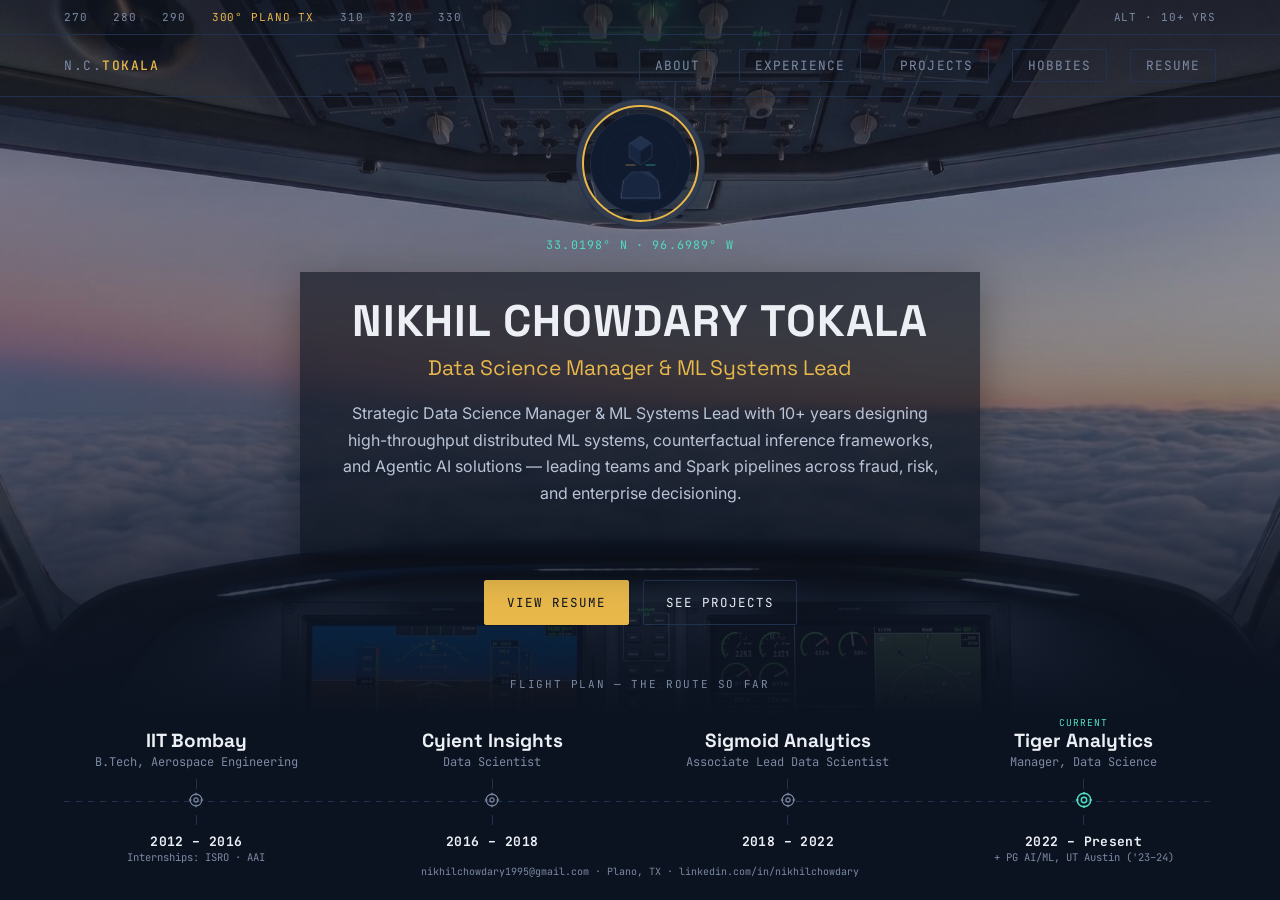
<file: index.html>
<!DOCTYPE html>
<html lang="en">
<head>
<meta charset="UTF-8">
<meta name="viewport" content="width=device-width, initial-scale=1.0">
<title>Nikhil Chowdary Tokala — Data Science Manager &amp; ML Systems Lead</title>
<link rel="preconnect" href="https://fonts.googleapis.com">
<link href="https://fonts.googleapis.com/css2?family=Space+Grotesk:wght@400;500;700&family=JetBrains+Mono:wght@400;500;700&family=Inter:wght@400;500&display=swap" rel="stylesheet">
<link rel="stylesheet" href="css/base.css">
<link rel="stylesheet" href="css/home.css">
</head>
<body class="no-scroll-desktop" data-page="home">

<div class="page home">

  <div data-include="partials/nav.html"></div>

  <main class="home-main">
    <div class="group">

      <section class="hero">
        <div class="badge">
          <div class="ring"></div>
          <div class="photo-slot"><img src="img/placeholder-photo.png" alt="Placeholder headshot — replace with your own photo"></div>
        </div>
        <div class="coords">33.0198° N · 96.6989° W</div>
        <div class="hero-panel">
          <h1 class="display">Nikhil Chowdary Tokala</h1>
          <div class="role">Data Science Manager &amp; ML Systems Lead</div>
          <p class="summary">Strategic Data Science Manager &amp; ML Systems Lead with 10+ years designing high-throughput distributed ML systems, counterfactual inference frameworks, and Agentic AI solutions — leading teams and Spark pipelines across fraud, risk, and enterprise decisioning.</p>
        </div>
        <div class="cta-row">
          <a class="cta primary" href="resume.pdf" target="_blank" rel="noopener">VIEW RESUME</a>
          <a class="cta ghost" href="projects.html">SEE PROJECTS</a>
        </div>
      </section>

      <section class="flightplan">
        <div class="fp-label eyebrow">FLIGHT PLAN — THE ROUTE SO FAR</div>

        <!-- desktop: symmetric grid — name/role above the line, marker on the line, dates below -->
        <div class="timeline-outer">
          <div class="timeline-grid">
            <div class="tl-track"></div>

            <div class="tl-top stop-1">
              <div class="tl-co">IIT Bombay</div>
              <div class="tl-role">B.Tech, Aerospace Engineering</div>
              <div class="connector"></div>
            </div>
            <div class="tl-marker-cell stop-1">
              <svg class="marker" viewBox="0 0 20 20"><g stroke="#7C8AA3" stroke-width="1.3" fill="none"><circle cx="10" cy="10" r="6.5"/><circle cx="10" cy="10" r="2.3"/><line x1="10" y1="2" x2="10" y2="5"/><line x1="10" y1="15" x2="10" y2="18"/><line x1="2" y1="10" x2="5" y2="10"/><line x1="15" y1="10" x2="18" y2="10"/></g></svg>
            </div>
            <div class="tl-bottom stop-1">
              <div class="connector"></div>
              <div class="tl-yr">2012 – 2016</div>
              <div class="tl-extra">Internships: ISRO · AAI</div>
            </div>

            <div class="tl-top stop-2">
              <div class="tl-co">Cyient Insights</div>
              <div class="tl-role">Data Scientist</div>
              <div class="connector"></div>
            </div>
            <div class="tl-marker-cell stop-2">
              <svg class="marker" viewBox="0 0 20 20"><g stroke="#7C8AA3" stroke-width="1.3" fill="none"><circle cx="10" cy="10" r="6.5"/><circle cx="10" cy="10" r="2.3"/><line x1="10" y1="2" x2="10" y2="5"/><line x1="10" y1="15" x2="10" y2="18"/><line x1="2" y1="10" x2="5" y2="10"/><line x1="15" y1="10" x2="18" y2="10"/></g></svg>
            </div>
            <div class="tl-bottom stop-2">
              <div class="connector"></div>
              <div class="tl-yr">2016 – 2018</div>
            </div>

            <div class="tl-top stop-3">
              <div class="tl-co">Sigmoid Analytics</div>
              <div class="tl-role">Associate Lead Data Scientist</div>
              <div class="connector"></div>
            </div>
            <div class="tl-marker-cell stop-3">
              <svg class="marker" viewBox="0 0 20 20"><g stroke="#7C8AA3" stroke-width="1.3" fill="none"><circle cx="10" cy="10" r="6.5"/><circle cx="10" cy="10" r="2.3"/><line x1="10" y1="2" x2="10" y2="5"/><line x1="10" y1="15" x2="10" y2="18"/><line x1="2" y1="10" x2="5" y2="10"/><line x1="15" y1="10" x2="18" y2="10"/></g></svg>
            </div>
            <div class="tl-bottom stop-3">
              <div class="connector"></div>
              <div class="tl-yr">2018 – 2022</div>
            </div>

            <div class="tl-top stop-4">
              <div class="tl-tag">CURRENT</div>
              <div class="tl-co">Tiger Analytics</div>
              <div class="tl-role">Manager, Data Science</div>
              <div class="connector"></div>
            </div>
            <div class="tl-marker-cell stop-4">
              <svg class="marker" viewBox="0 0 20 20"><g stroke="#4FE0C4" stroke-width="1.6" fill="none"><circle cx="10" cy="10" r="7.5"/><circle cx="10" cy="10" r="3"/><line x1="10" y1="1" x2="10" y2="4"/><line x1="10" y1="16" x2="10" y2="19"/><line x1="1" y1="10" x2="4" y2="10"/><line x1="16" y1="10" x2="19" y2="10"/></g></svg>
            </div>
            <div class="tl-bottom stop-4">
              <div class="connector"></div>
              <div class="tl-yr">2022 – Present</div>
              <div class="tl-extra">+ PG AI/ML, UT Austin ('23–24)</div>
            </div>

          </div>
        </div>

        <!-- mobile: simple vertical list -->
        <div class="timeline-mobile">
          <div class="tl-item">
            <div class="dot"></div>
            <div class="tl-co">IIT Bombay</div>
            <div class="tl-role">B.Tech, Aerospace Engineering</div>
            <div class="tl-yr">2012 – 2016</div>
            <div class="tl-extra">Internships: ISRO · AAI</div>
          </div>
          <div class="tl-item">
            <div class="dot"></div>
            <div class="tl-co">Cyient Insights</div>
            <div class="tl-role">Data Scientist</div>
            <div class="tl-yr">2016 – 2018</div>
          </div>
          <div class="tl-item">
            <div class="dot"></div>
            <div class="tl-co">Sigmoid Analytics</div>
            <div class="tl-role">Associate Lead Data Scientist</div>
            <div class="tl-yr">2018 – 2022</div>
          </div>
          <div class="tl-item current">
            <div class="dot"></div>
            <div class="tl-tag">CURRENT</div>
            <div class="tl-co">Tiger Analytics</div>
            <div class="tl-role">Manager, Data Science</div>
            <div class="tl-yr">2022 – Present</div>
            <div class="tl-extra">+ PG AI/ML, UT Austin ('23–24)</div>
          </div>
        </div>

      </section>

    </div>
  </main>

  <div data-include="partials/footer.html"></div>

</div>

<script src="js/include.js"></script>
</body>
</html>
</file>
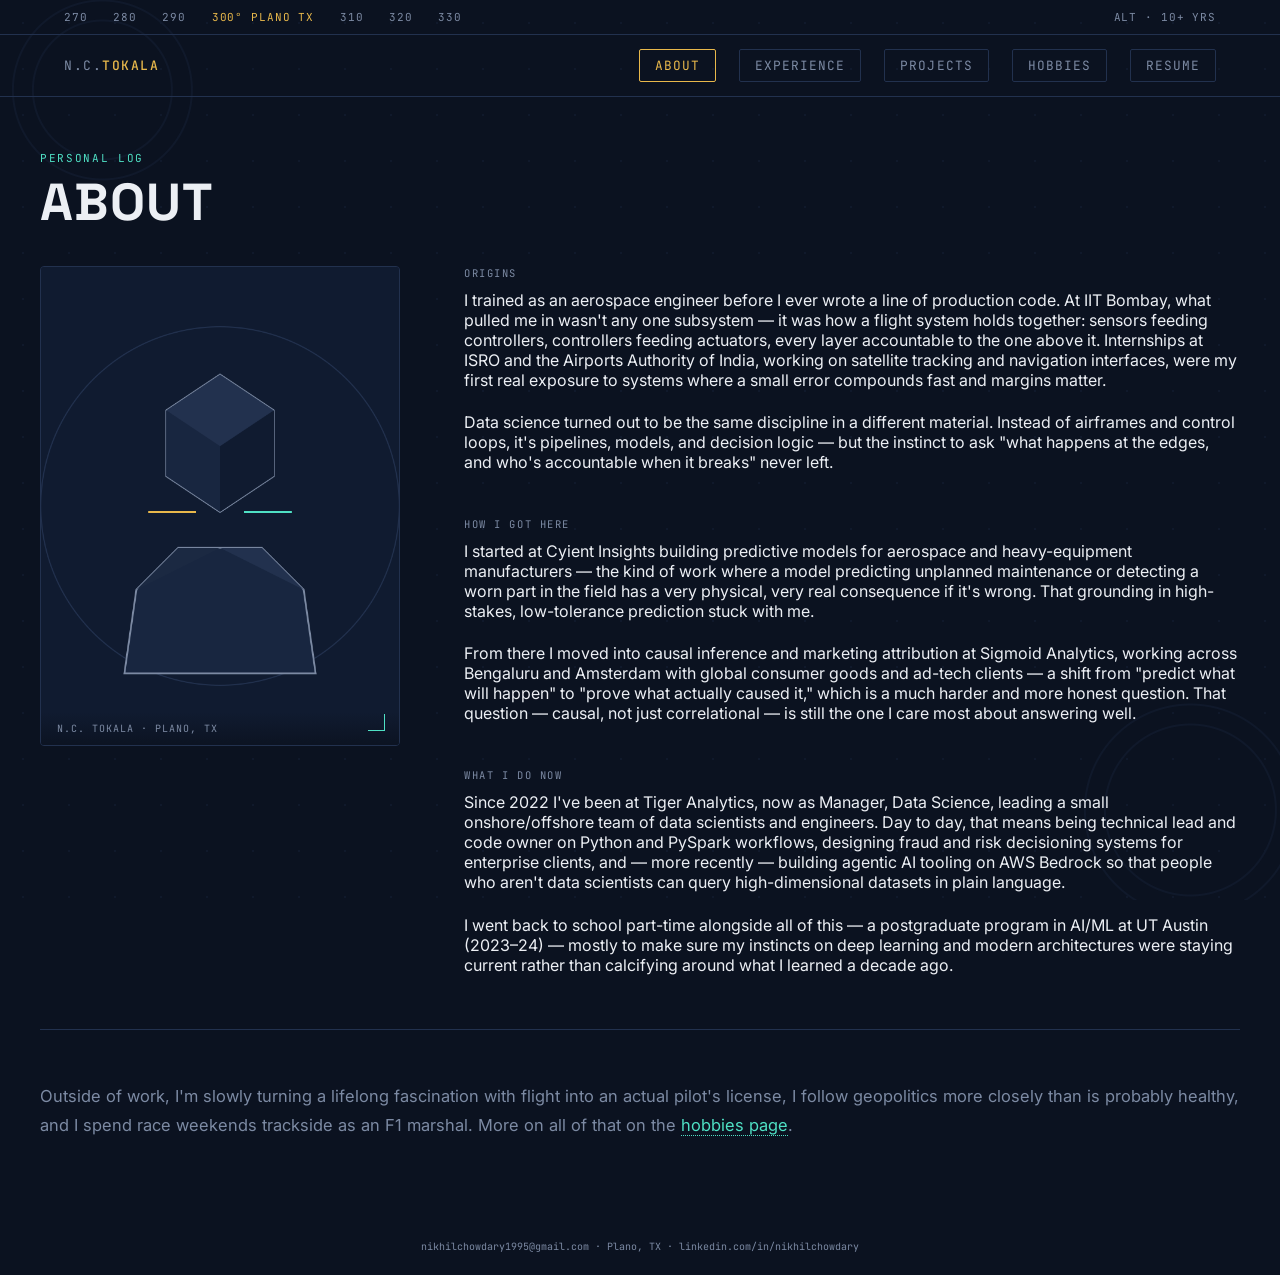
<file: about.html>
<!DOCTYPE html>
<html lang="en">
<head>
<meta charset="UTF-8">
<meta name="viewport" content="width=device-width, initial-scale=1.0">
<title>About — Nikhil Chowdary Tokala</title>
<link rel="preconnect" href="https://fonts.googleapis.com">
<link href="https://fonts.googleapis.com/css2?family=Space+Grotesk:wght@400;500;700&family=JetBrains+Mono:wght@400;500;700&family=Inter:wght@400;500&display=swap" rel="stylesheet">
<link rel="stylesheet" href="css/base.css">
<link rel="stylesheet" href="css/about.css">
</head>
<body data-page="about">

<div class="page">

  <div data-include="partials/nav.html"></div>

  <main>
    <div class="container about-hero">
      <span class="eyebrow accent">PERSONAL LOG</span>
      <h1 class="display">About</h1>

      <div class="about-grid">
        <div class="photo-frame bracket-frame about-photo">
          <div class="photo-slot"><img src="img/placeholder-photo.png" alt="Placeholder headshot — replace with your own photo"></div>
          <div class="frame-label">N.C. TOKALA · PLANO, TX</div>
        </div>

        <div class="about-copy">

          <div class="about-section">
            <span class="kicker">ORIGINS</span>
            <p>I trained as an aerospace engineer before I ever wrote a line of production code. At IIT Bombay, what pulled me in wasn't any one subsystem — it was how a flight system holds together: sensors feeding controllers, controllers feeding actuators, every layer accountable to the one above it. Internships at ISRO and the Airports Authority of India, working on satellite tracking and navigation interfaces, were my first real exposure to systems where a small error compounds fast and margins matter.</p>
            <p>Data science turned out to be the same discipline in a different material. Instead of airframes and control loops, it's pipelines, models, and decision logic — but the instinct to ask "what happens at the edges, and who's accountable when it breaks" never left.</p>
          </div>

          <div class="about-section">
            <span class="kicker">HOW I GOT HERE</span>
            <p>I started at Cyient Insights building predictive models for aerospace and heavy-equipment manufacturers — the kind of work where a model predicting unplanned maintenance or detecting a worn part in the field has a very physical, very real consequence if it's wrong. That grounding in high-stakes, low-tolerance prediction stuck with me.</p>
            <p>From there I moved into causal inference and marketing attribution at Sigmoid Analytics, working across Bengaluru and Amsterdam with global consumer goods and ad-tech clients — a shift from "predict what will happen" to "prove what actually caused it," which is a much harder and more honest question. That question — causal, not just correlational — is still the one I care most about answering well.</p>
          </div>

          <div class="about-section">
            <span class="kicker">WHAT I DO NOW</span>
            <p>Since 2022 I've been at Tiger Analytics, now as Manager, Data Science, leading a small onshore/offshore team of data scientists and engineers. Day to day, that means being technical lead and code owner on Python and PySpark workflows, designing fraud and risk decisioning systems for enterprise clients, and — more recently — building agentic AI tooling on AWS Bedrock so that people who aren't data scientists can query high-dimensional datasets in plain language.</p>
            <p>I went back to school part-time alongside all of this — a postgraduate program in AI/ML at UT Austin (2023–24) — mostly to make sure my instincts on deep learning and modern architectures were staying current rather than calcifying around what I learned a decade ago.</p>
          </div>

        </div>
      </div>

      <div class="about-bridge">
        <p class="lead">Outside of work, I'm slowly turning a lifelong fascination with flight into an actual pilot's license, I follow geopolitics more closely than is probably healthy, and I spend race weekends trackside as an F1 marshal. More on all of that on the <a href="hobbies.html">hobbies page</a>.</p>
      </div>

    </div>
  </main>

  <div data-include="partials/footer.html"></div>

</div>

<script src="js/include.js"></script>
</body>
</html>
</file>
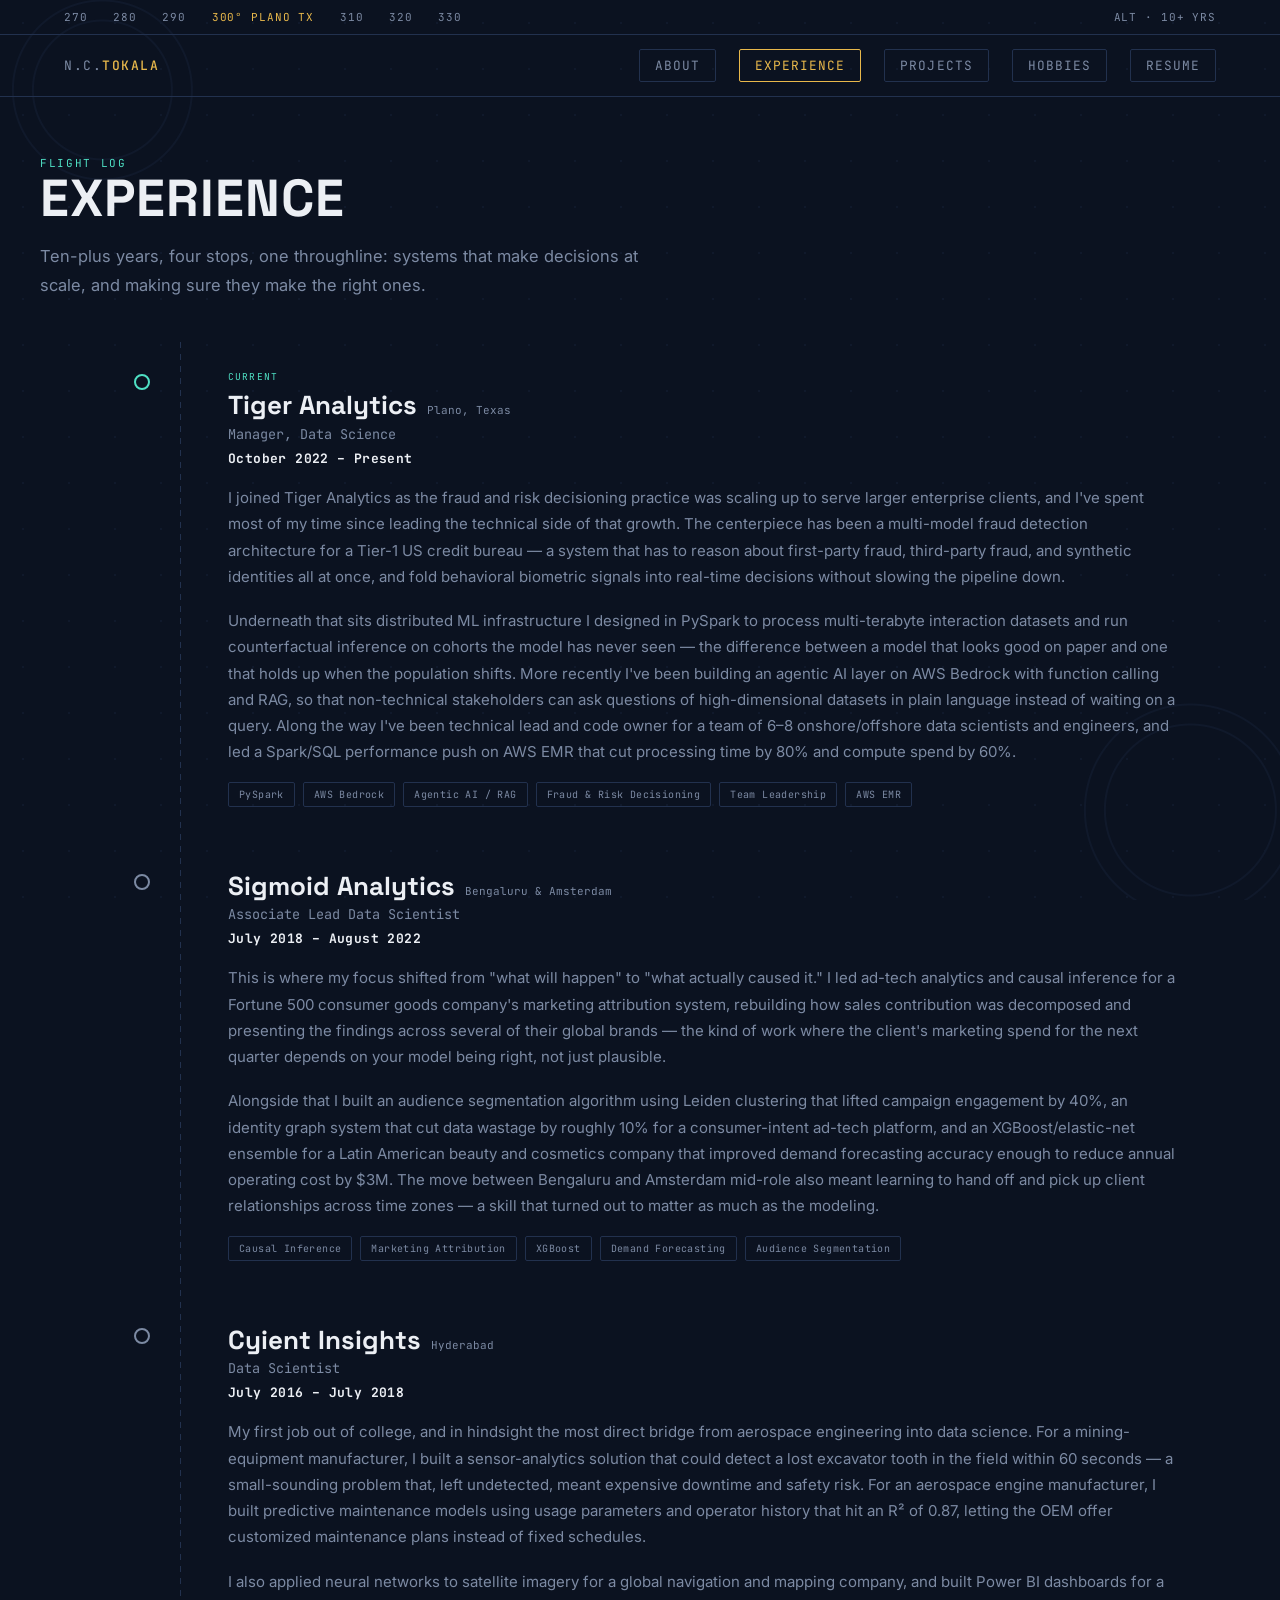
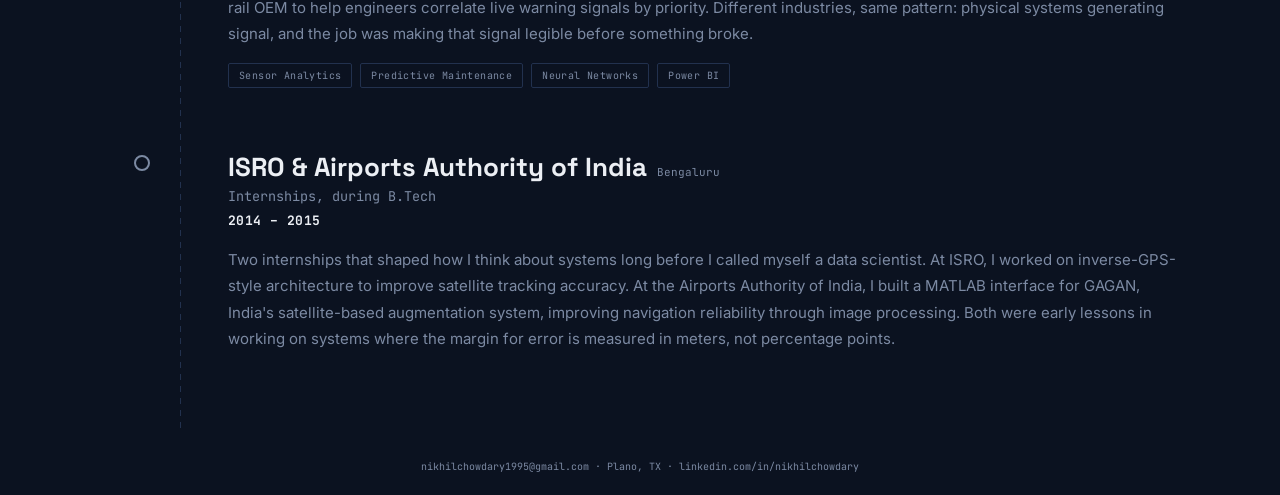
<file: experience.html>
<!DOCTYPE html>
<html lang="en">
<head>
<meta charset="UTF-8">
<meta name="viewport" content="width=device-width, initial-scale=1.0">
<title>Experience — Nikhil Chowdary Tokala</title>
<link rel="preconnect" href="https://fonts.googleapis.com">
<link href="https://fonts.googleapis.com/css2?family=Space+Grotesk:wght@400;500;700&family=JetBrains+Mono:wght@400;500;700&family=Inter:wght@400;500&display=swap" rel="stylesheet">
<link rel="stylesheet" href="css/base.css">
<link rel="stylesheet" href="css/experience.css">
</head>
<body data-page="experience">

<div class="page">

  <div data-include="partials/nav.html"></div>

  <main>
    <div class="container exp-hero">
      <span class="eyebrow accent">FLIGHT LOG</span>
      <h1 class="display">Experience</h1>
      <p class="lead" style="max-width:640px;">Ten-plus years, four stops, one throughline: systems that make decisions at scale, and making sure they make the right ones.</p>
    </div>

    <div class="container">
      <div class="exp-timeline">

        <!-- Tiger Analytics -->
        <div class="exp-item current">
          <div class="exp-marker-col"><div class="marker-dot"></div></div>
          <div class="exp-body">
            <span class="tl-tag">CURRENT</span>
            <div class="exp-title-row">
              <span class="tl-co">Tiger Analytics</span>
              <span class="location">Plano, Texas</span>
            </div>
            <div class="tl-role">Manager, Data Science</div>
            <span class="tl-yr">October 2022 – Present</span>

            <p class="tl-body">I joined Tiger Analytics as the fraud and risk decisioning practice was scaling up to serve larger enterprise clients, and I've spent most of my time since leading the technical side of that growth. The centerpiece has been a multi-model fraud detection architecture for a Tier-1 US credit bureau — a system that has to reason about first-party fraud, third-party fraud, and synthetic identities all at once, and fold behavioral biometric signals into real-time decisions without slowing the pipeline down.</p>
            <p class="tl-body">Underneath that sits distributed ML infrastructure I designed in PySpark to process multi-terabyte interaction datasets and run counterfactual inference on cohorts the model has never seen — the difference between a model that looks good on paper and one that holds up when the population shifts. More recently I've been building an agentic AI layer on AWS Bedrock with function calling and RAG, so that non-technical stakeholders can ask questions of high-dimensional datasets in plain language instead of waiting on a query. Along the way I've been technical lead and code owner for a team of 6–8 onshore/offshore data scientists and engineers, and led a Spark/SQL performance push on AWS EMR that cut processing time by 80% and compute spend by 60%.</p>
            <div class="chip-row">
              <span class="chip">PySpark</span><span class="chip">AWS Bedrock</span><span class="chip">Agentic AI / RAG</span><span class="chip">Fraud &amp; Risk Decisioning</span><span class="chip">Team Leadership</span><span class="chip">AWS EMR</span>
            </div>
          </div>
        </div>

        <!-- Sigmoid Analytics -->
        <div class="exp-item">
          <div class="exp-marker-col"><div class="marker-dot"></div></div>
          <div class="exp-body">
            <div class="exp-title-row">
              <span class="tl-co">Sigmoid Analytics</span>
              <span class="location">Bengaluru &amp; Amsterdam</span>
            </div>
            <div class="tl-role">Associate Lead Data Scientist</div>
            <span class="tl-yr">July 2018 – August 2022</span>

            <p class="tl-body">This is where my focus shifted from "what will happen" to "what actually caused it." I led ad-tech analytics and causal inference for a Fortune 500 consumer goods company's marketing attribution system, rebuilding how sales contribution was decomposed and presenting the findings across several of their global brands — the kind of work where the client's marketing spend for the next quarter depends on your model being right, not just plausible.</p>
            <p class="tl-body">Alongside that I built an audience segmentation algorithm using Leiden clustering that lifted campaign engagement by 40%, an identity graph system that cut data wastage by roughly 10% for a consumer-intent ad-tech platform, and an XGBoost/elastic-net ensemble for a Latin American beauty and cosmetics company that improved demand forecasting accuracy enough to reduce annual operating cost by $3M. The move between Bengaluru and Amsterdam mid-role also meant learning to hand off and pick up client relationships across time zones — a skill that turned out to matter as much as the modeling.</p>
            <div class="chip-row">
              <span class="chip">Causal Inference</span><span class="chip">Marketing Attribution</span><span class="chip">XGBoost</span><span class="chip">Demand Forecasting</span><span class="chip">Audience Segmentation</span>
            </div>
          </div>
        </div>

        <!-- Cyient Insights -->
        <div class="exp-item">
          <div class="exp-marker-col"><div class="marker-dot"></div></div>
          <div class="exp-body">
            <div class="exp-title-row">
              <span class="tl-co">Cyient Insights</span>
              <span class="location">Hyderabad</span>
            </div>
            <div class="tl-role">Data Scientist</div>
            <span class="tl-yr">July 2016 – July 2018</span>

            <p class="tl-body">My first job out of college, and in hindsight the most direct bridge from aerospace engineering into data science. For a mining-equipment manufacturer, I built a sensor-analytics solution that could detect a lost excavator tooth in the field within 60 seconds — a small-sounding problem that, left undetected, meant expensive downtime and safety risk. For an aerospace engine manufacturer, I built predictive maintenance models using usage parameters and operator history that hit an R² of 0.87, letting the OEM offer customized maintenance plans instead of fixed schedules.</p>
            <p class="tl-body">I also applied neural networks to satellite imagery for a global navigation and mapping company, and built Power BI dashboards for a rail OEM to help engineers correlate live warning signals by priority. Different industries, same pattern: physical systems generating signal, and the job was making that signal legible before something broke.</p>
            <div class="chip-row">
              <span class="chip">Sensor Analytics</span><span class="chip">Predictive Maintenance</span><span class="chip">Neural Networks</span><span class="chip">Power BI</span>
            </div>
          </div>
        </div>

        <!-- Formative internships -->
        <div class="exp-item">
          <div class="exp-marker-col"><div class="marker-dot"></div></div>
          <div class="exp-body">
            <div class="exp-title-row">
              <span class="tl-co">ISRO &amp; Airports Authority of India</span>
              <span class="location">Bengaluru</span>
            </div>
            <div class="tl-role">Internships, during B.Tech</div>
            <span class="tl-yr">2014 – 2015</span>

            <p class="tl-body">Two internships that shaped how I think about systems long before I called myself a data scientist. At ISRO, I worked on inverse-GPS-style architecture to improve satellite tracking accuracy. At the Airports Authority of India, I built a MATLAB interface for GAGAN, India's satellite-based augmentation system, improving navigation reliability through image processing. Both were early lessons in working on systems where the margin for error is measured in meters, not percentage points.</p>
          </div>
        </div>

      </div>
    </div>
  </main>

  <div data-include="partials/footer.html"></div>

</div>

<script src="js/include.js"></script>
</body>
</html>
</file>
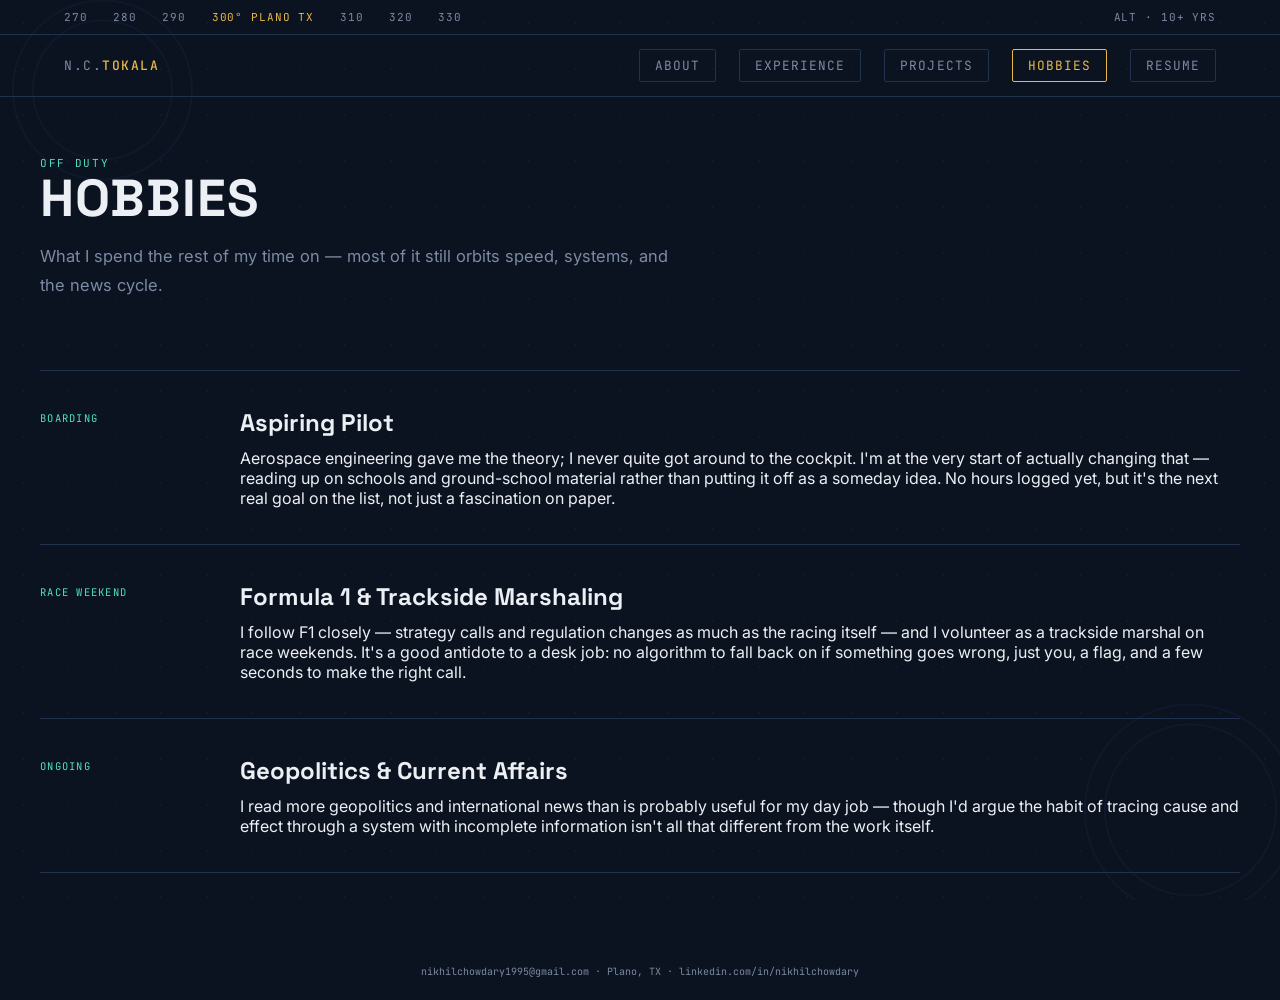
<file: hobbies.html>
<!DOCTYPE html>
<html lang="en">
<head>
<meta charset="UTF-8">
<meta name="viewport" content="width=device-width, initial-scale=1.0">
<title>Hobbies — Nikhil Chowdary Tokala</title>
<link rel="preconnect" href="https://fonts.googleapis.com">
<link href="https://fonts.googleapis.com/css2?family=Space+Grotesk:wght@400;500;700&family=JetBrains+Mono:wght@400;500;700&family=Inter:wght@400;500&display=swap" rel="stylesheet">
<link rel="stylesheet" href="css/base.css">
<link rel="stylesheet" href="css/hobbies.css">
</head>
<body data-page="hobbies">

<div class="page">

  <div data-include="partials/nav.html"></div>

  <main>
    <div class="container hob-hero">
      <span class="eyebrow accent">OFF DUTY</span>
      <h1 class="display">Hobbies</h1>
      <p class="lead" style="max-width:640px;">What I spend the rest of my time on — most of it still orbits speed, systems, and the news cycle.</p>
    </div>

    <div class="container hob-list">

      <div class="hob-entry">
        <div class="hob-status">BOARDING</div>
        <div class="hob-body">
          <div class="hob-title">Aspiring Pilot</div>
          <p>Aerospace engineering gave me the theory; I never quite got around to the cockpit. I'm at the very start of actually changing that — reading up on schools and ground-school material rather than putting it off as a someday idea. No hours logged yet, but it's the next real goal on the list, not just a fascination on paper.</p>
        </div>
      </div>

      <div class="hob-entry">
        <div class="hob-status">RACE WEEKEND</div>
        <div class="hob-body">
          <div class="hob-title">Formula 1 &amp; Trackside Marshaling</div>
          <p>I follow F1 closely — strategy calls and regulation changes as much as the racing itself — and I volunteer as a trackside marshal on race weekends. It's a good antidote to a desk job: no algorithm to fall back on if something goes wrong, just you, a flag, and a few seconds to make the right call.</p>
        </div>
      </div>

      <div class="hob-entry">
        <div class="hob-status">ONGOING</div>
        <div class="hob-body">
          <div class="hob-title">Geopolitics &amp; Current Affairs</div>
          <p>I read more geopolitics and international news than is probably useful for my day job — though I'd argue the habit of tracing cause and effect through a system with incomplete information isn't all that different from the work itself.</p>
        </div>
      </div>

    </div>
  </main>

  <div data-include="partials/footer.html"></div>

</div>

<script src="js/include.js"></script>
</body>
</html>
</file>
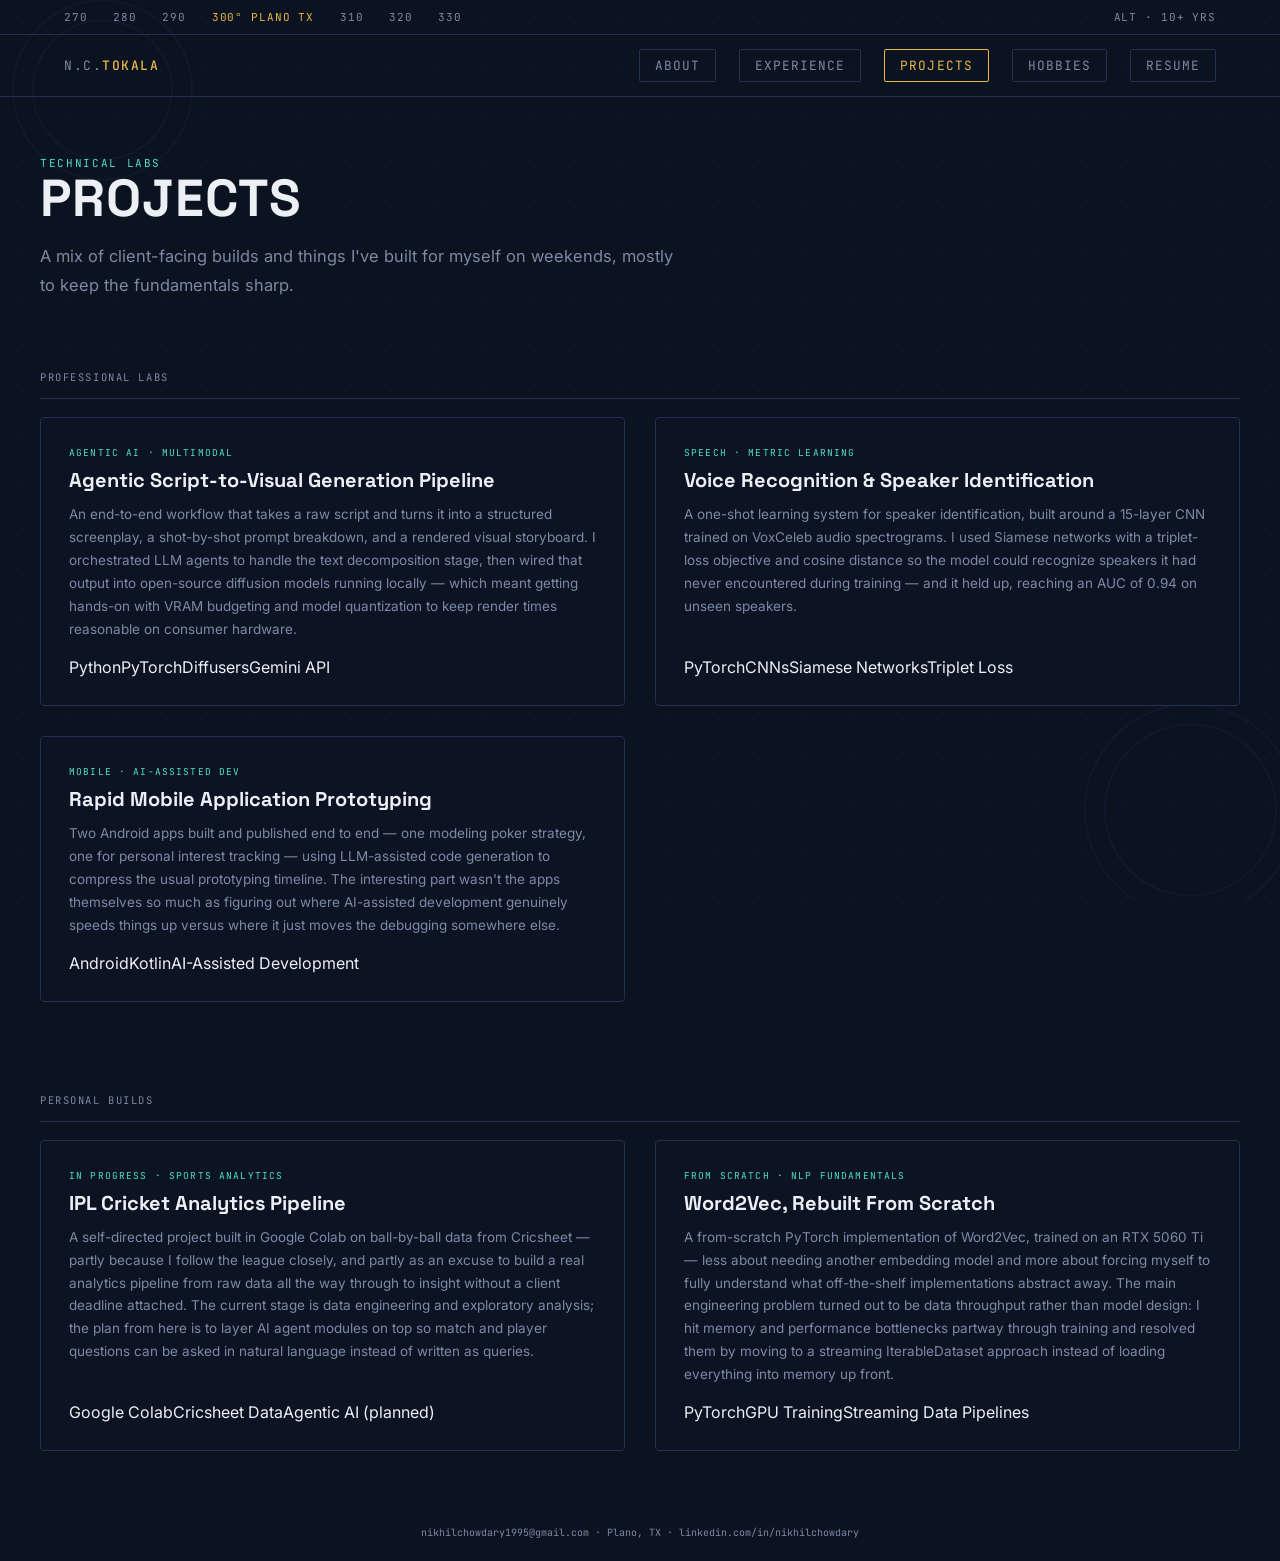
<file: projects.html>
<!DOCTYPE html>
<html lang="en">
<head>
<meta charset="UTF-8">
<meta name="viewport" content="width=device-width, initial-scale=1.0">
<title>Projects — Nikhil Chowdary Tokala</title>
<link rel="preconnect" href="https://fonts.googleapis.com">
<link href="https://fonts.googleapis.com/css2?family=Space+Grotesk:wght@400;500;700&family=JetBrains+Mono:wght@400;500;700&family=Inter:wght@400;500&display=swap" rel="stylesheet">
<link rel="stylesheet" href="css/base.css">
<link rel="stylesheet" href="css/projects.css">
</head>
<body data-page="projects">

<div class="page">

  <div data-include="partials/nav.html"></div>

  <main>
    <div class="container proj-hero">
      <span class="eyebrow accent">TECHNICAL LABS</span>
      <h1 class="display">Projects</h1>
      <p class="lead" style="max-width:640px;">A mix of client-facing builds and things I've built for myself on weekends, mostly to keep the fundamentals sharp.</p>
    </div>

    <div class="container proj-section">
      <span class="kicker">PROFESSIONAL LABS</span>
      <div class="card-grid">

        <div class="card">
          <span class="card-kicker">AGENTIC AI · MULTIMODAL</span>
          <div class="card-title">Agentic Script-to-Visual Generation Pipeline</div>
          <p>An end-to-end workflow that takes a raw script and turns it into a structured screenplay, a shot-by-shot prompt breakdown, and a rendered visual storyboard. I orchestrated LLM agents to handle the text decomposition stage, then wired that output into open-source diffusion models running locally — which meant getting hands-on with VRAM budgeting and model quantization to keep render times reasonable on consumer hardware.</p>
          <div class="chip-row">
            <span class="chip">Python</span><span class="chip">PyTorch</span><span class="chip">Diffusers</span><span class="chip">Gemini API</span>
          </div>
        </div>

        <div class="card">
          <span class="card-kicker">SPEECH · METRIC LEARNING</span>
          <div class="card-title">Voice Recognition &amp; Speaker Identification</div>
          <p>A one-shot learning system for speaker identification, built around a 15-layer CNN trained on VoxCeleb audio spectrograms. I used Siamese networks with a triplet-loss objective and cosine distance so the model could recognize speakers it had never encountered during training — and it held up, reaching an AUC of 0.94 on unseen speakers.</p>
          <div class="chip-row">
            <span class="chip">PyTorch</span><span class="chip">CNNs</span><span class="chip">Siamese Networks</span><span class="chip">Triplet Loss</span>
          </div>
        </div>

        <div class="card">
          <span class="card-kicker">MOBILE · AI-ASSISTED DEV</span>
          <div class="card-title">Rapid Mobile Application Prototyping</div>
          <p>Two Android apps built and published end to end — one modeling poker strategy, one for personal interest tracking — using LLM-assisted code generation to compress the usual prototyping timeline. The interesting part wasn't the apps themselves so much as figuring out where AI-assisted development genuinely speeds things up versus where it just moves the debugging somewhere else.</p>
          <div class="chip-row">
            <span class="chip">Android</span><span class="chip">Kotlin</span><span class="chip">AI-Assisted Development</span>
          </div>
        </div>

      </div>
    </div>

    <div class="container proj-section">
      <span class="kicker">PERSONAL BUILDS</span>
      <div class="card-grid">

        <div class="card">
          <span class="card-kicker">IN PROGRESS · SPORTS ANALYTICS</span>
          <div class="card-title">IPL Cricket Analytics Pipeline</div>
          <p>A self-directed project built in Google Colab on ball-by-ball data from Cricsheet — partly because I follow the league closely, and partly as an excuse to build a real analytics pipeline from raw data all the way through to insight without a client deadline attached. The current stage is data engineering and exploratory analysis; the plan from here is to layer AI agent modules on top so match and player questions can be asked in natural language instead of written as queries.</p>
          <div class="chip-row">
            <span class="chip">Google Colab</span><span class="chip">Cricsheet Data</span><span class="chip">Agentic AI (planned)</span>
          </div>
        </div>

        <div class="card">
          <span class="card-kicker">FROM SCRATCH · NLP FUNDAMENTALS</span>
          <div class="card-title">Word2Vec, Rebuilt From Scratch</div>
          <p>A from-scratch PyTorch implementation of Word2Vec, trained on an RTX 5060 Ti — less about needing another embedding model and more about forcing myself to fully understand what off-the-shelf implementations abstract away. The main engineering problem turned out to be data throughput rather than model design: I hit memory and performance bottlenecks partway through training and resolved them by moving to a streaming IterableDataset approach instead of loading everything into memory up front.</p>
          <div class="chip-row">
            <span class="chip">PyTorch</span><span class="chip">GPU Training</span><span class="chip">Streaming Data Pipelines</span>
          </div>
        </div>

      </div>
    </div>
  </main>

  <div data-include="partials/footer.html"></div>

</div>

<script src="js/include.js"></script>
</body>
</html>
</file>
<file: css/base.css>
/* ============================================================
   BASE.CSS — shared across every page.
   Colors, type, nav/footer, buttons, and reusable component
   classes (badge/photo-frame, timeline text parts). Page-specific
   layout lives in css/<page>.css.
   ============================================================ */

:root{
  --bg:#0B1220;
  --panel:#101B30;
  --line:#22314E;
  --amber:#E8B84B;
  --teal:#4FE0C4;
  --text:#ECEFF4;
  --muted:#7C8AA3;
  --gapA:clamp(18px,3.2vh,42px);
  --maxw:1200px;
  --side:5vw;
}

*{box-sizing:border-box;}
html,body{height:100%;margin:0;}
body{
  background:var(--bg);
  color:var(--text);
  font-family:'Inter',sans-serif;
  -webkit-font-smoothing:antialiased;
  position:relative;
}

/* subtle instrument-panel texture, applied globally, no markup needed */
body::before{
  content:'';
  position:fixed;
  inset:0;
  z-index:0;
  pointer-events:none;
  opacity:0.25;
  background-image:
    radial-gradient(circle at 8% 10%, transparent 0 68px, var(--line) 69px 70px, transparent 71px),
    radial-gradient(circle at 8% 10%, transparent 0 88px, var(--line) 89px 90px, transparent 91px),
    radial-gradient(circle at 93% 90%, transparent 0 84px, var(--line) 85px 86px, transparent 87px),
    radial-gradient(circle at 93% 90%, transparent 0 104px, var(--line) 105px 106px, transparent 107px),
    radial-gradient(circle, var(--line) 1.1px, transparent 1.2px);
  background-size:auto,auto,auto,auto, 46px 46px;
  background-repeat:no-repeat,no-repeat,no-repeat,no-repeat,repeat;
}

.page{position:relative;z-index:1;min-height:100vh;display:flex;flex-direction:column;}

/* ---- heading tape ---- */
.heading-tape{
  display:flex;align-items:center;justify-content:space-between;
  padding:10px var(--side);border-bottom:1px solid var(--line);
  font-family:'JetBrains Mono',monospace;font-size:11px;letter-spacing:0.08em;color:var(--muted);
  flex:0 0 auto;
}
.heading-tape .ticks{display:flex;gap:clamp(10px,2vw,28px);overflow:hidden;}
.heading-tape .ticks span.active{color:var(--amber);}

/* ---- nav ---- */
nav{
  display:flex;align-items:center;justify-content:space-between;
  padding:14px var(--side);border-bottom:1px solid var(--line);
  flex:0 0 auto;
  position:relative;z-index:50;
}
.brand{font-family:'JetBrains Mono',monospace;font-size:13px;letter-spacing:0.12em;color:var(--muted);text-decoration:none;}
.brand b{color:var(--amber);font-weight:500;}
.nav-links{display:flex;gap:clamp(10px,1.8vw,26px);}
nav a.nav-link{
  color:var(--muted);text-decoration:none;font-size:clamp(12px,1vw,13.5px);letter-spacing:0.08em;
  padding:7px 15px;border:1px solid var(--line);border-radius:2px;
  font-family:'JetBrains Mono',monospace;white-space:nowrap;
}
nav a.nav-link:hover{color:var(--amber);border-color:var(--amber);}
nav a.nav-link.active{color:var(--amber);border-color:var(--amber);}

/* mobile: stack brand above links, shrink links to fit one row instead of
   overflowing off-screen (this must live here, not in a page-specific file,
   since nav is shared across every page) */
@media (max-width:760px){
  nav{flex-direction:column;align-items:center;gap:10px;padding:12px 6vw;}
  .brand{font-size:11px;}
  .nav-links{flex-wrap:nowrap;justify-content:center;width:100%;gap:clamp(3px,1.4vw,7px);}
  nav a.nav-link{font-size:clamp(7.5px,2.5vw,10px);padding:5px 6px;letter-spacing:0.05em;}
}

/* ---- footer ---- */
footer{flex:0 0 auto;text-align:center;padding:20px var(--side) 22px;font-family:'JetBrains Mono',monospace;font-size:10px;color:var(--muted);margin-top:auto;}

/* ---- shared containers ---- */
.container{max-width:var(--maxw);margin:0 auto;padding:0 var(--side);}
main{flex:1 1 auto;}

/* ---- buttons ---- */
.cta{font-family:'JetBrains Mono',monospace;font-size:12.5px;letter-spacing:0.08em;padding:clamp(10px,1.6vh,13px) 22px;border-radius:2px;text-decoration:none;display:inline-block;border:1px solid var(--line);}
.cta.primary{background:var(--amber);color:#0B1220;border-color:var(--amber);}
.cta.ghost{border:1px solid var(--line);color:var(--text);}
.cta.ghost:hover{border-color:var(--amber);color:var(--amber);}

/* ---- shared type helpers ---- */
.eyebrow{font-family:'JetBrains Mono',monospace;font-size:11px;letter-spacing:0.15em;color:var(--muted);}
.eyebrow.accent{color:var(--teal);}
h1.display{font-family:'Space Grotesk',sans-serif;font-weight:700;text-transform:uppercase;letter-spacing:0.02em;line-height:1.05;margin:0;}
h2.section-title{font-family:'Space Grotesk',sans-serif;font-weight:700;font-size:clamp(22px,3vw,34px);margin:0 0 8px;}
p.lead{color:var(--muted);font-size:clamp(14px,1.6vw,16.5px);line-height:1.75;}

/* ---- badge / photo-frame component (circular, home hero) ---- */
.badge{position:relative;width:clamp(96px,13vh,150px);height:clamp(96px,13vh,150px);margin:0 auto;}
.badge .ring{position:absolute;inset:0;border-radius:50%;border:2.5px solid var(--amber);box-shadow:0 0 0 5px rgba(232,184,75,0.08), 0 0 0 6px var(--line);}
.badge .photo-slot{position:absolute;inset:8px;border-radius:50%;background:var(--panel);display:flex;align-items:center;justify-content:center;color:var(--muted);font-family:'JetBrains Mono',monospace;font-size:10px;letter-spacing:0.05em;text-align:center;line-height:1.4;border:1px solid var(--line);overflow:hidden;}

/* shared: fills either the circular badge or the rectangular photo-frame */
.photo-slot img{width:100%;height:100%;object-fit:cover;display:block;}

/* ---- reusable corner-bracket accent (used on photo frames and content panels) ---- */
.bracket-frame{position:relative;}
.bracket-frame::before{
  content:'';position:absolute;top:14px;left:14px;width:16px;height:16px;
  border-top:1px solid var(--amber);border-left:1px solid var(--amber);
}
.bracket-frame::after{
  content:'';position:absolute;bottom:14px;right:14px;width:16px;height:16px;
  border-bottom:1px solid var(--teal);border-right:1px solid var(--teal);
}

/* ---- rectangular photo-frame component (about page, reusable elsewhere) ---- */
.photo-frame{
  position:relative;
  border:1px solid var(--line);
  background:var(--panel);
  border-radius:4px;
  overflow:hidden;
}
.photo-frame .photo-slot{
  position:absolute;inset:0;display:flex;align-items:center;justify-content:center;
  color:var(--muted);font-family:'JetBrains Mono',monospace;font-size:12px;letter-spacing:0.05em;text-align:center;
}
.photo-frame img{width:100%;height:100%;object-fit:cover;display:block;}
.photo-frame .frame-label{
  position:absolute;bottom:0;left:0;right:0;
  padding:10px 16px;
  background:linear-gradient(to top, rgba(11,18,32,0.85), transparent);
  font-family:'JetBrains Mono',monospace;font-size:10px;letter-spacing:0.1em;color:var(--muted);
}

/* ---- reusable timeline text parts (layout wrappers live in page CSS) ---- */
.tl-tag{font-family:'JetBrains Mono',monospace;font-size:9.5px;letter-spacing:0.12em;color:var(--teal);}
.tl-co{font-family:'Space Grotesk',sans-serif;font-weight:700;font-size:clamp(14px,1.8vw,19px);color:var(--text);line-height:1.25;}
.tl-role{font-family:'JetBrains Mono',monospace;font-size:clamp(10.5px,1vw,12px);color:var(--muted);line-height:1.5;}
.tl-yr{font-family:'JetBrains Mono',monospace;font-weight:700;font-size:clamp(11px,1.1vw,13px);color:var(--text);letter-spacing:0.03em;}
.tl-extra{font-family:'JetBrains Mono',monospace;font-size:clamp(9.5px,0.85vw,10.5px);color:var(--muted);line-height:1.5;}
.tl-body{font-family:'Inter',sans-serif;font-size:clamp(13.5px,1.3vw,15px);color:var(--muted);line-height:1.75;}

.marker{width:18px;height:18px;flex:0 0 auto;}
</file>
<file: css/home.css>
/* ============================================================
   HOME.CSS — index.html only. Depends on base.css.
   ============================================================ */

body.no-scroll-desktop{overflow:hidden;}

.page.home{height:100vh;position:relative;}

/* cockpit-view background — home page only, photo fades to solid navy
   before the flight-plan section so the timeline stays fully legible */
.page.home::before{
  content:'';
  position:absolute;
  top:0;left:0;right:0;
  height:100vh;
  z-index:-1;
  background-image:
    linear-gradient(to bottom,
      rgba(11,18,32,0.62) 0%,
      rgba(11,18,32,0.34) 20%,
      rgba(11,18,32,0.5) 48%,
      var(--bg) 80%
    ),
    url('../img/cockpit-desktop.jpg');
  background-size:cover;
  background-position:center 18%;
  background-repeat:no-repeat;
}

main.home-main{
  display:flex;flex-direction:column;justify-content:center;
  min-height:0;padding:0 var(--side);
}
.group{display:flex;flex-direction:column;}

.hero{flex:0 0 auto;display:flex;flex-direction:column;align-items:center;text-align:center;padding-top:var(--gapA);}

.hero .badge{margin-bottom:clamp(10px,1.6vh,16px);}
.hero .coords{margin-bottom:clamp(14px,2.2vh,26px);}

/* MFD-style panel — frames just the name/role/summary/CTA, echoing the
   avionics screens in the cockpit photo, and fixes text legibility */
.hero-panel{
  max-width:min(680px,86vw);
  margin:0 auto;
  padding:clamp(20px,2.8vh,32px) clamp(22px,3.4vw,40px);
  background:rgba(9,15,27,0.6);
  box-shadow:0 10px 40px rgba(0,0,0,0.35);
  backdrop-filter:blur(4px);
  -webkit-backdrop-filter:blur(4px);
}
.hero .cta-row{display:flex;gap:14px;justify-content:center;flex-wrap:wrap;margin-top:clamp(18px,2.8vh,30px);}
.hero .photo-slot{font-size:10px;}

.coords{font-family:'JetBrains Mono',monospace;font-size:clamp(10px,1.3vh,12px);color:var(--teal);letter-spacing:0.1em;margin-bottom:clamp(8px,1.4vh,14px);}
.hero h1{font-size:clamp(28px,4.9vh,52px);margin:0 0 clamp(6px,1.1vh,12px);}
.hero .role{font-family:'Space Grotesk',sans-serif;font-size:clamp(15px,2.4vh,21px);color:var(--amber);margin-bottom:clamp(12px,2.2vh,24px);}
.hero .summary{max-width:600px;margin:0 auto clamp(14px,2.6vh,28px);color:#B9C4D6;font-size:clamp(13.5px,1.8vh,16px);line-height:1.65;}

/* ---- flight plan section ---- */
.flightplan{flex:0 0 auto;margin-top:var(--gapA);padding:clamp(16px,2.6vh,30px) 0 0;}
.fp-label{text-align:center;margin-bottom:clamp(16px,2.8vh,30px);}

/* symmetric grid: row1 = name/role (above line), row2 = track+marker, row3 = dates (below line) */
.timeline-outer{position:relative;max-width:var(--maxw);margin:0 auto;}
.timeline-grid{
  display:grid;
  grid-template-columns:repeat(4,1fr);
  grid-template-rows:auto 26px auto;
  column-gap:clamp(10px,2.4vw,36px);
  position:relative;
}
.tl-track{grid-column:1/-1;grid-row:2;align-self:center;height:1px;width:100%;
  background:repeating-linear-gradient(to right, var(--line) 0 6px, transparent 6px 12px);
}
.tl-top{grid-row:1;align-self:end;display:flex;flex-direction:column;align-items:center;text-align:center;}
.tl-top .connector{width:1px;height:10px;background:var(--line);margin-top:8px;}
.tl-marker-cell{grid-row:2;align-self:center;justify-self:center;z-index:1;}
.tl-bottom{grid-row:3;align-self:start;display:flex;flex-direction:column;align-items:center;text-align:center;}
.tl-bottom .connector{width:1px;height:10px;background:var(--line);margin-bottom:8px;}

.stop-1{grid-column:1;}
.stop-2{grid-column:2;}
.stop-3{grid-column:3;}
.stop-4{grid-column:4;}

/* ---- mobile vertical list (shared pattern, home-specific sizing) ---- */
.timeline-mobile{display:none;}

@media (max-width:760px){
  body.no-scroll-desktop{overflow:auto;height:auto;}
  .page.home{height:auto;}
  .page.home::before{
    height:100vh;
    background-image:
      linear-gradient(to bottom,
        rgba(11,18,32,0.58) 0%,
        rgba(11,18,32,0.3) 16%,
        rgba(11,18,32,0.5) 42%,
        var(--bg) 72%
      ),
      url('../img/cockpit-mobile.jpg');
    background-position:center 8%;
  }

  main.home-main{padding:0 6vw;justify-content:flex-start;}
  .hero{padding-top:clamp(20px,5vh,40px);}
  .hero-panel{
    max-width:100%;
    padding:18px 18px;
    backdrop-filter:none;
    -webkit-backdrop-filter:none;
    background:rgba(9,15,27,0.72);
  }
  .timeline-outer{display:none;}
  .timeline-mobile{
    display:block;max-width:520px;margin:0 auto;position:relative;padding-left:26px;
  }
  .timeline-mobile::before{
    content:'';position:absolute;left:8px;top:6px;bottom:6px;width:1px;
    background:repeating-linear-gradient(to bottom, var(--line) 0 5px, transparent 5px 10px);
  }
  .tl-item{position:relative;margin-bottom:26px;}
  .tl-item:last-child{margin-bottom:0;}
  .tl-item .dot{position:absolute;left:-26px;top:3px;width:12px;height:12px;border-radius:50%;background:var(--bg);border:2px solid var(--muted);}
  .tl-item.current .dot{border-color:var(--teal);}
  .tl-item .tl-co{font-size:16px;}
  .tl-item .tl-role{margin-top:4px;}
  .tl-item .tl-yr{margin-top:6px;display:block;}
  .tl-item .tl-extra{margin-top:5px;display:block;}
}
@media (min-width:761px){
  .timeline-mobile{display:none;}
}
</file>
<file: css/about.css>
/* ============================================================
   ABOUT.CSS — about.html only. Depends on base.css.
   ============================================================ */

.about-hero{padding:clamp(30px,6vh,64px) 0 clamp(40px,7vh,80px);}
.about-hero .eyebrow{display:block;margin-bottom:10px;}
.about-hero h1{font-size:clamp(32px,5vw,52px);margin-bottom:clamp(20px,4vh,40px);}

.about-grid{
  display:grid;
  grid-template-columns:minmax(240px,360px) 1fr;
  gap:clamp(30px,5vw,70px);
  align-items:start;
}

.about-photo{
  aspect-ratio:3/4;
  width:100%;
}
.about-photo .photo-slot{font-size:13px;}

.about-copy p{margin:0 0 1.4em;}
.about-copy p:last-child{margin-bottom:0;}

.about-section{margin-bottom:clamp(30px,5vh,50px);}
.about-section:last-child{margin-bottom:0;}
.about-section .kicker{
  font-family:'JetBrains Mono',monospace;font-size:10.5px;letter-spacing:0.15em;color:var(--muted);
  margin-bottom:10px;display:block;
}

.about-bridge{
  border-top:1px solid var(--line);
  margin-top:clamp(40px,6vh,60px);
  padding-top:clamp(24px,4vh,40px);
}
.about-bridge a{color:var(--teal);text-decoration:none;border-bottom:1px dotted var(--teal);}
.about-bridge a:hover{color:var(--amber);border-color:var(--amber);}

/* sticky photo only kicks in once there's a real two-column layout (desktop) —
   default is static so mobile never risks a sticky element overlapping the nav */
@media (min-width:821px){
  .about-photo{position:sticky;top:clamp(20px,4vh,50px);}
}

@media (max-width:820px){
  .about-grid{grid-template-columns:1fr;}
  .about-photo{max-width:340px;margin:0 auto;aspect-ratio:4/5;}
}
</file>
<file: css/experience.css>
/* ============================================================
   EXPERIENCE.CSS — experience.html only. Depends on base.css.
   ============================================================ */

.exp-hero{padding:clamp(30px,6vh,64px) 0 clamp(10px,2vh,20px);}
.exp-hero h1{font-size:clamp(32px,5vw,52px);margin-bottom:14px;}

.exp-timeline{position:relative;padding:clamp(20px,4vh,40px) 0 clamp(50px,8vh,90px);}
.exp-timeline::before{
  content:'';position:absolute;left:76px;top:8px;bottom:8px;width:1px;
  background:repeating-linear-gradient(to bottom, var(--line) 0 6px, transparent 6px 12px);
}

.exp-item{
  position:relative;
  display:grid;
  grid-template-columns:76px 1fr;
  column-gap:clamp(24px,4vw,48px);
  margin-bottom:clamp(44px,7vh,80px);
}
.exp-item:last-child{margin-bottom:0;}

.exp-marker-col{display:flex;flex-direction:column;align-items:center;padding-top:4px;}
.exp-marker-col .marker-dot{
  width:16px;height:16px;border-radius:50%;background:var(--bg);
  border:2px solid var(--muted);position:relative;z-index:1;
}
.exp-item.current .marker-dot{border-color:var(--teal);}

.exp-body .tl-tag{display:block;margin-bottom:6px;}
.exp-body .exp-title-row{display:flex;flex-wrap:wrap;align-items:baseline;gap:10px;margin-bottom:2px;}
.exp-body .tl-co{font-size:clamp(19px,2.4vw,26px);}
.exp-body .tl-role{font-size:clamp(12px,1.1vw,13.5px);}
.exp-body .tl-yr{display:block;margin:6px 0 18px;}
.exp-body .location{font-family:'JetBrains Mono',monospace;font-size:11px;color:var(--muted);}

.exp-body p{margin:0 0 1.2em;}
.exp-body p:last-of-type{margin-bottom:16px;}

.chip-row{display:flex;flex-wrap:wrap;gap:8px;margin-top:16px;}
.chip{
  font-family:'JetBrains Mono',monospace;font-size:10px;letter-spacing:0.04em;
  padding:5px 10px;border:1px solid var(--line);border-radius:2px;color:var(--muted);
}

@media (max-width:640px){
  .exp-timeline::before{left:9px;}
  .exp-item{grid-template-columns:22px 1fr;column-gap:20px;}
  .exp-marker-col .marker-dot{width:12px;height:12px;}
}
</file>
<file: css/hobbies.css>
/* ============================================================
   HOBBIES.CSS — hobbies.html only. Depends on base.css.
   ============================================================ */

.hob-hero{padding:clamp(30px,6vh,64px) 0 clamp(10px,2vh,20px);}
.hob-hero h1{font-size:clamp(32px,5vw,52px);margin-bottom:14px;}

.hob-list{padding:clamp(20px,4vh,40px) 0 clamp(50px,8vh,90px);}

.hob-entry{
  display:grid;
  grid-template-columns:150px 1fr;
  gap:clamp(20px,4vw,50px);
  padding:clamp(24px,4vh,36px) 0;
  border-top:1px solid var(--line);
}
.hob-entry:last-child{border-bottom:1px solid var(--line);}

.hob-status{
  font-family:'JetBrains Mono',monospace;font-size:10.5px;letter-spacing:0.12em;color:var(--teal);
  padding-top:4px;
}
.hob-body .hob-title{font-family:'Space Grotesk',sans-serif;font-weight:700;font-size:clamp(19px,2.2vw,24px);margin-bottom:10px;}
.hob-body p{margin:0;}

@media (max-width:640px){
  .hob-entry{grid-template-columns:1fr;gap:8px;}
}
</file>
<file: css/projects.css>
/* ============================================================
   PROJECTS.CSS — projects.html only. Depends on base.css.
   ============================================================ */

.proj-hero{padding:clamp(30px,6vh,64px) 0 clamp(10px,2vh,20px);}
.proj-hero h1{font-size:clamp(32px,5vw,52px);margin-bottom:14px;}

.proj-section{padding:clamp(24px,4vh,40px) 0 clamp(10px,2vh,10px);}
.proj-section .kicker{
  font-family:'JetBrains Mono',monospace;font-size:10.5px;letter-spacing:0.15em;color:var(--muted);
  display:block;margin-bottom:18px;padding-bottom:14px;border-bottom:1px solid var(--line);
}

.card-grid{
  display:grid;
  grid-template-columns:repeat(2,1fr);
  gap:clamp(20px,3vw,30px);
  padding-bottom:clamp(30px,5vh,50px);
}

.card{
  border:1px solid var(--line);
  border-radius:4px;
  padding:clamp(20px,2.4vw,28px);
  background:rgba(16,27,48,0.35);
  display:flex;
  flex-direction:column;
}
.card .card-kicker{font-family:'JetBrains Mono',monospace;font-size:9.5px;letter-spacing:0.12em;color:var(--teal);margin-bottom:8px;}
.card .card-title{font-family:'Space Grotesk',sans-serif;font-weight:700;font-size:clamp(17px,1.8vw,20px);margin-bottom:10px;}
.card p{color:var(--muted);font-size:13.5px;line-height:1.7;margin:0 0 16px;flex:1 0 auto;}
.card .chip-row{margin-top:auto;}

@media (max-width:760px){
  .card-grid{grid-template-columns:1fr;}
}
</file>
